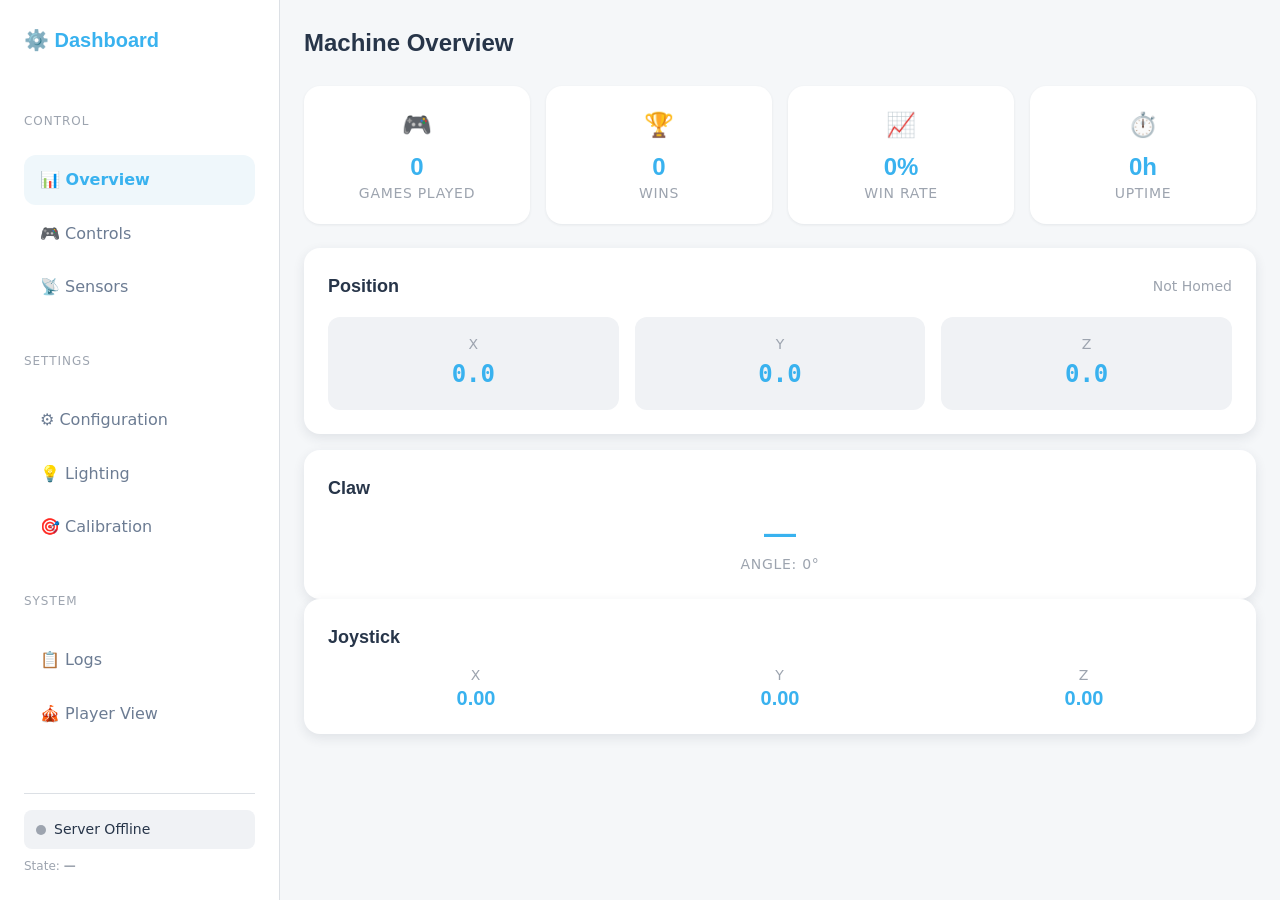
<file: frontend/dashboard.html>
<!DOCTYPE html>
<html lang="en">
<head>
    <meta charset="UTF-8">
    <meta name="viewport" content="width=device-width, initial-scale=1.0">
    <title>⚙️ Claw Machine — Dashboard</title>
    <meta name="description" content="Claw Machine Control Dashboard — Admin & Diagnostics">
    <link rel="stylesheet" href="css/design-system.css">
    <style>
        body {
            background: var(--clr-bg);
            min-height: 100vh;
        }

        .dashboard {
            display: grid;
            grid-template-columns: 280px 1fr;
            min-height: 100vh;
        }

        /* Sidebar */
        .sidebar {
            background: var(--clr-surface);
            border-right: 1px solid var(--clr-border);
            padding: var(--sp-6);
            display: flex;
            flex-direction: column;
            gap: var(--sp-6);
        }

        .sidebar-brand {
            font-family: var(--font-display);
            font-size: var(--fs-xl);
            font-weight: 700;
            color: var(--clr-primary);
            margin-bottom: var(--sp-4);
        }

        .sidebar-nav {
            list-style: none;
            display: flex;
            flex-direction: column;
            gap: var(--sp-1);
        }

        .sidebar-link {
            display: flex;
            align-items: center;
            gap: var(--sp-3);
            padding: var(--sp-3) var(--sp-4);
            color: var(--clr-text-light);
            text-decoration: none;
            border-radius: var(--radius-md);
            font-weight: var(--fw-medium);
            transition: all var(--duration-fast) var(--ease-out);
            cursor: pointer;
        }

        .sidebar-link:hover { background: var(--clr-primary-bg); color: var(--clr-primary); }
        .sidebar-link.active { background: var(--clr-primary-bg); color: var(--clr-primary); font-weight: var(--fw-semibold); }

        .sidebar-section {
            font-size: var(--fs-xs);
            color: var(--clr-text-muted);
            text-transform: uppercase;
            letter-spacing: 0.08em;
            margin-top: var(--sp-4);
        }

        /* Connection status in sidebar */
        .sidebar-status {
            margin-top: auto;
            padding-top: var(--sp-4);
            border-top: 1px solid var(--clr-border);
        }

        /* Main content area */
        .main-content {
            padding: var(--sp-6);
            overflow-y: auto;
        }

        .page-header {
            display: flex;
            justify-content: space-between;
            align-items: center;
            margin-bottom: var(--sp-6);
        }

        .page-title {
            font-family: var(--font-display);
            font-size: var(--fs-2xl);
            font-weight: var(--fw-bold);
        }

        /* Dashboard panels */
        .panel { display: none; }
        .panel.active { display: block; animation: fade-in 0.3s var(--ease-out); }

        /* Stats grid */
        .stats-row {
            display: grid;
            grid-template-columns: repeat(auto-fit, minmax(180px, 1fr));
            gap: var(--sp-4);
            margin-bottom: var(--sp-6);
        }

        .stat-card {
            background: var(--clr-surface);
            border-radius: var(--radius-lg);
            padding: var(--sp-5);
            box-shadow: var(--shadow-sm);
            text-align: center;
        }

        .stat-card .stat-icon {
            font-size: var(--fs-2xl);
            margin-bottom: var(--sp-2);
        }

        .stat-card .stat-value {
            font-size: var(--fs-2xl);
        }

        /* Position display */
        .position-display {
            display: grid;
            grid-template-columns: repeat(3, 1fr);
            gap: var(--sp-4);
        }

        .pos-axis {
            text-align: center;
            padding: var(--sp-4);
            background: var(--clr-surface-alt);
            border-radius: var(--radius-md);
        }

        .pos-label {
            font-size: var(--fs-sm);
            color: var(--clr-text-muted);
            text-transform: uppercase;
        }

        .pos-value {
            font-family: var(--font-mono);
            font-size: var(--fs-2xl);
            font-weight: var(--fw-bold);
            color: var(--clr-primary);
        }

        /* Control buttons grid */
        .controls-grid {
            display: grid;
            grid-template-columns: repeat(auto-fit, minmax(140px, 1fr));
            gap: var(--sp-3);
        }

        .controls-group {
            margin-bottom: var(--sp-6);
        }

        .controls-group-title {
            font-family: var(--font-display);
            font-size: var(--fs-lg);
            font-weight: var(--fw-semibold);
            margin-bottom: var(--sp-3);
            color: var(--clr-text);
            display: flex;
            align-items: center;
            gap: var(--sp-2);
        }

        /* Sensor indicators grid */
        .sensors-grid {
            display: grid;
            grid-template-columns: repeat(auto-fit, minmax(160px, 1fr));
            gap: var(--sp-3);
        }

        .sensor-card {
            display: flex;
            align-items: center;
            gap: var(--sp-3);
            padding: var(--sp-3) var(--sp-4);
            background: var(--clr-surface);
            border-radius: var(--radius-md);
            box-shadow: var(--shadow-sm);
        }

        .sensor-card .sensor-dot {
            width: 14px;
            height: 14px;
        }

        /* Jog buttons */
        .jog-pad {
            display: grid;
            grid-template-columns: 1fr 1fr 1fr;
            grid-template-rows: 1fr 1fr 1fr;
            gap: var(--sp-2);
            max-width: 250px;
        }

        .jog-btn {
            min-height: 60px;
            touch-action: none;
            user-select: none;
            -webkit-touch-callout: none;
            -webkit-user-select: none;
            font-size: var(--fs-xl);
            transition: all 80ms ease-out;
            position: relative;
        }

        .jog-btn:active,
        .jog-btn.jog-active {
            background: var(--clr-primary) !important;
            color: white !important;
            border-color: var(--clr-primary-dark) !important;
            box-shadow: inset 0 2px 6px hsla(0, 0%, 0%, 0.2),
                        0 0 12px hsla(200, 85%, 58%, 0.4);
            transform: scale(0.94);
        }

        .jog-btn.center {
            background: var(--clr-surface-alt);
            color: var(--clr-text-muted);
            border: 2px solid var(--clr-border);
        }

        .jog-btn.center:active {
            background: var(--clr-danger) !important;
            color: white !important;
            border-color: hsl(0, 75%, 45%) !important;
            box-shadow: inset 0 2px 6px hsla(0, 0%, 0%, 0.2),
                        0 0 12px hsla(0, 75%, 55%, 0.4);
        }

        /* Config form */
        .config-form {
            display: grid;
            grid-template-columns: repeat(auto-fit, minmax(250px, 1fr));
            gap: var(--sp-4);
        }

        .form-group {
            display: flex;
            flex-direction: column;
            gap: var(--sp-1);
        }

        .form-label {
            font-size: var(--fs-sm);
            font-weight: var(--fw-medium);
            color: var(--clr-text-light);
        }

        .form-input {
            padding: var(--sp-3);
            border: 2px solid var(--clr-border);
            border-radius: var(--radius-md);
            font-family: var(--font-mono);
            font-size: var(--fs-base);
            transition: border-color var(--duration-fast);
        }

        .form-input:focus {
            outline: none;
            border-color: var(--clr-primary);
        }

        /* Logs */
        .log-container {
            background: hsl(220, 20%, 15%);
            color: hsl(140, 50%, 75%);
            font-family: var(--font-mono);
            font-size: var(--fs-sm);
            padding: var(--sp-4);
            border-radius: var(--radius-md);
            max-height: 400px;
            overflow-y: auto;
            line-height: 1.8;
        }

        .log-line { padding: var(--sp-1) 0; border-bottom: 1px solid hsla(0,0%,100%,0.05); }
        .log-time { color: hsl(200, 70%, 65%); }
        .log-error { color: hsl(0, 70%, 65%); }
        .log-warn { color: hsl(38, 80%, 65%); }
        .log-info { color: hsl(140, 50%, 65%); }

        /* Responsive */
        @media (max-width: 900px) {
            .dashboard {
                grid-template-columns: 1fr;
            }
            .sidebar {
                display: none;
            }
        }
    </style>
</head>
<body>
    <div class="dashboard">
        <!-- Sidebar -->
        <aside class="sidebar">
            <div class="sidebar-brand">⚙️ Dashboard</div>

            <div class="sidebar-section">Control</div>
            <ul class="sidebar-nav">
                <li><a class="sidebar-link active" data-panel="overview" onclick="showPanel('overview')">📊 Overview</a></li>
                <li><a class="sidebar-link" data-panel="controls" onclick="showPanel('controls')">🎮 Controls</a></li>
                <li><a class="sidebar-link" data-panel="sensors" onclick="showPanel('sensors')">📡 Sensors</a></li>
            </ul>

            <div class="sidebar-section">Settings</div>
            <ul class="sidebar-nav">
                <li><a class="sidebar-link" data-panel="config" onclick="showPanel('config')">⚙️ Configuration</a></li>
                <li><a class="sidebar-link" data-panel="lighting" onclick="showPanel('lighting')">💡 Lighting</a></li>
                <li><a class="sidebar-link" data-panel="calibration" onclick="showPanel('calibration')">🎯 Calibration</a></li>
            </ul>

            <div class="sidebar-section">System</div>
            <ul class="sidebar-nav">
                <li><a class="sidebar-link" data-panel="logs" onclick="showPanel('logs')">📋 Logs</a></li>
                <li><a class="sidebar-link" href="index.html">🎪 Player View</a></li>
            </ul>

            <div class="sidebar-status">
                <div class="sensor-indicator" id="sidebarStatus">
                    <span class="sensor-dot unknown" id="sidebarDot"></span>
                    <span id="sidebarStatusText">Disconnected</span>
                </div>
                <div style="margin-top: var(--sp-2); font-size: var(--fs-xs); color: var(--clr-text-muted);">
                    State: <strong id="sidebarState">—</strong>
                </div>
            </div>
        </aside>

        <!-- Main Content -->
        <main class="main-content">

            <!-- === OVERVIEW PANEL === -->
            <div class="panel active" id="panel-overview">
                <div class="page-header">
                    <h1 class="page-title">Machine Overview</h1>
                    <div id="overviewState"></div>
                </div>

                <div class="stats-row">
                    <div class="stat-card">
                        <div class="stat-icon">🎮</div>
                        <div class="stat-value" id="statGames">0</div>
                        <div class="stat-label">Games Played</div>
                    </div>
                    <div class="stat-card">
                        <div class="stat-icon">🏆</div>
                        <div class="stat-value" id="statWins">0</div>
                        <div class="stat-label">Wins</div>
                    </div>
                    <div class="stat-card">
                        <div class="stat-icon">📈</div>
                        <div class="stat-value" id="statRate">0%</div>
                        <div class="stat-label">Win Rate</div>
                    </div>
                    <div class="stat-card">
                        <div class="stat-icon">⏱️</div>
                        <div class="stat-value" id="statUptime">0h</div>
                        <div class="stat-label">Uptime</div>
                    </div>
                </div>

                <div class="card" style="margin-bottom: var(--sp-4);">
                    <div class="card-header">
                        <span class="card-title">Position</span>
                        <span class="card-subtitle" id="posHomed">Not Homed</span>
                    </div>
                    <div class="position-display">
                        <div class="pos-axis"><div class="pos-label">X</div><div class="pos-value" id="posX">0.0</div></div>
                        <div class="pos-axis"><div class="pos-label">Y</div><div class="pos-value" id="posY">0.0</div></div>
                        <div class="pos-axis"><div class="pos-label">Z</div><div class="pos-value" id="posZ">0.0</div></div>
                    </div>
                </div>

                <div class="grid-2" style="gap: var(--sp-4);">
                    <div class="card">
                        <div class="card-title">Claw</div>
                        <div class="stat" style="margin-top: var(--sp-3);">
                            <div class="stat-value" id="clawState">—</div>
                            <div class="stat-label">Angle: <span id="clawAngle">0</span>°</div>
                        </div>
                    </div>
                    <div class="card">
                        <div class="card-title">Joystick</div>
                        <div style="display:grid; grid-template-columns: 1fr 1fr 1fr; gap:var(--sp-2); margin-top:var(--sp-3); text-align:center;">
                            <div><div class="stat-label">X</div><div class="stat-value" style="font-size:var(--fs-xl);" id="joyX">0.00</div></div>
                            <div><div class="stat-label">Y</div><div class="stat-value" style="font-size:var(--fs-xl);" id="joyY">0.00</div></div>
                            <div><div class="stat-label">Z</div><div class="stat-value" style="font-size:var(--fs-xl);" id="joyZ">0.00</div></div>
                        </div>
                    </div>
                </div>
            </div>

            <!-- === CONTROLS PANEL === -->
            <div class="panel" id="panel-controls">
                <div class="page-header">
                    <h1 class="page-title">Machine Controls</h1>
                </div>

                <div class="controls-group">
                    <div class="controls-group-title">🏠 Homing & Safety</div>
                    <div class="controls-grid">
                        <button class="btn btn-primary" onclick="sendCmd('home')">🏠 Home All</button>
                        <button class="btn btn-warning" onclick="sendCmd('stop')">⏹ Stop</button>
                        <button class="btn btn-danger btn-lg" onclick="sendCmd('estop')">🛑 E-STOP</button>
                        <button class="btn btn-ghost" onclick="sendCmd('reset')">🔄 Reset</button>
                    </div>
                </div>

                <div class="controls-group">
                    <div class="controls-group-title">🎮 Movement (XY)</div>
                    <div style="display:flex; gap:var(--sp-6); align-items:start;">
                        <div class="jog-pad">
                            <div></div>
                            <button class="btn btn-ghost jog-btn" oncontextmenu="return false;" onpointerdown="sendMove(0, -1, 0, event)" onpointerup="sendMove(0,0,0)" onpointerleave="sendMove(0,0,0)">⬆️</button>
                            <div></div>
                            <button class="btn btn-ghost jog-btn" oncontextmenu="return false;" onpointerdown="sendMove(-1, 0, 0, event)" onpointerup="sendMove(0,0,0)" onpointerleave="sendMove(0,0,0)">⬅️</button>
                            <button class="btn jog-btn center" oncontextmenu="return false;" onclick="sendCmd('stop')">⏹</button>
                            <button class="btn btn-ghost jog-btn" oncontextmenu="return false;" onpointerdown="sendMove(1, 0, 0, event)" onpointerup="sendMove(0,0,0)" onpointerleave="sendMove(0,0,0)">➡️</button>
                            <div></div>
                            <button class="btn btn-ghost jog-btn" oncontextmenu="return false;" onpointerdown="sendMove(0, 1, 0, event)" onpointerup="sendMove(0,0,0)" onpointerleave="sendMove(0,0,0)">⬇️</button>
                            <div></div>
                        </div>
                        <div style="display:flex;flex-direction:column;gap:var(--sp-2);">
                            <button class="btn btn-ghost jog-btn" oncontextmenu="return false;" onpointerdown="sendMove(0, 0, -1, event)" onpointerup="sendMove(0,0,0)" onpointerleave="sendMove(0,0,0)">⬆️ Z Up</button>
                            <button class="btn btn-ghost jog-btn" oncontextmenu="return false;" onpointerdown="sendMove(0, 0, 1, event)" onpointerup="sendMove(0,0,0)" onpointerleave="sendMove(0,0,0)">⬇️ Z Down</button>
                        </div>
                    </div>
                </div>

                <div class="controls-group">
                    <div class="controls-group-title">🦀 Claw</div>
                    <div class="controls-grid">
                        <button class="btn btn-success" onclick="sendCmd('claw_open')">Open Claw</button>
                        <button class="btn btn-warning" onclick="sendCmd('claw_close')">Close Claw</button>
                        <button class="btn btn-ghost" onclick="sendCmd('claw_partial')">Partial</button>
                    </div>
                </div>

                <div class="controls-group">
                    <div class="controls-group-title">⚡ Motors</div>
                    <div class="controls-grid">
                        <button id="btnEnableMotors" class="btn btn-success" onclick="sendCmd('enable_motors')">Enable Motors</button>
                        <button id="btnDisableMotors" class="btn btn-ghost" onclick="sendCmd('disable_motors')">Disable Motors</button>
                        <button class="btn btn-primary" onclick="sendCmd('maintenance', {enter:true})">Enter Maint.</button>
                        <button class="btn btn-ghost" onclick="sendCmd('maintenance', {enter:false})">Exit Maint.</button>
                    </div>
                </div>

                <div class="controls-group">
                    <div class="controls-group-title">🎮 Game</div>
                    <div class="controls-grid">
                        <button class="btn btn-success btn-lg" onclick="sendCmd('game_start', {player:'Player'})">▶️ Start Game</button>
                        <button class="btn btn-danger" onclick="sendCmd('game_stop')">⏹ Stop Game</button>
                        <button class="btn btn-warning" onclick="sendCmd('game_grab')">🎯 Grab!</button>
                    </div>
                </div>
            </div>

            <!-- === SENSORS PANEL === -->
            <div class="panel" id="panel-sensors">
                <div class="page-header">
                    <h1 class="page-title">Sensors & Diagnostics</h1>
                </div>

                <div class="sensors-grid" id="sensorGrid">
                    <div class="sensor-card" id="sensor-xhome">
                        <span class="sensor-dot unknown"></span>
                        <span>X Home</span>
                    </div>
                    <div class="sensor-card" id="sensor-yhome">
                        <span class="sensor-dot unknown"></span>
                        <span>Y Home</span>
                    </div>
                    <div class="sensor-card" id="sensor-ztop">
                        <span class="sensor-dot unknown"></span>
                        <span>Z Top</span>
                    </div>
                    <div class="sensor-card" id="sensor-zbottom">
                        <span class="sensor-dot unknown"></span>
                        <span>Z Bottom</span>
                    </div>
                    <div class="sensor-card" id="sensor-estop">
                        <span class="sensor-dot unknown"></span>
                        <span>E-Stop</span>
                    </div>
                    <div class="sensor-card" id="sensor-prize">
                        <span class="sensor-dot unknown"></span>
                        <span>Prize Beam</span>
                    </div>
                </div>

                <div class="card" style="margin-top: var(--sp-6);">
                    <div class="card-title">Raw Sensor Bitmask</div>
                    <div class="stat-value" style="font-family:var(--font-mono); margin-top:var(--sp-2);" id="sensorRaw">0b0000000</div>
                </div>
            </div>

            <!-- === CONFIG PANEL === -->
            <div class="panel" id="panel-config">
                <div class="page-header">
                    <h1 class="page-title">Configuration</h1>
                    <div style="display:flex;gap:var(--sp-2);">
                        <button class="btn btn-primary" onclick="saveConfig()">💾 Save to ESP</button>
                        <button class="btn btn-danger" onclick="resetConfig()">Reset Defaults</button>
                    </div>
                </div>
                <div class="card">
                    <p style="color:var(--clr-text-muted);">Configuration is managed via WebSocket commands. Use the Controls panel to interact with the machine, or send config commands via the browser console.</p>
                    <p style="margin-top:var(--sp-3); font-family:var(--font-mono); font-size:var(--fs-sm);">
                        ws.sendCommand('get_config')<br>
                        ws.sendCommand('set_config', { config: { ... } })
                    </p>
                </div>
            </div>

            <!-- === LIGHTING PANEL === -->
            <div class="panel" id="panel-lighting">
                <div class="page-header">
                    <h1 class="page-title">💡 Lighting Control</h1>
                </div>
                <div class="controls-grid">
                    <button class="btn btn-ghost" onclick="setScene('off')">⬛ Off</button>
                    <button class="btn btn-primary" onclick="setScene('idle')">💤 Idle</button>
                    <button class="btn btn-primary" onclick="setScene('ready')">✅ Ready</button>
                    <button class="btn btn-success" onclick="setScene('playing')">🎮 Playing</button>
                    <button class="btn btn-warning" onclick="setScene('win')">🏆 Win</button>
                    <button class="btn btn-ghost" onclick="setScene('loss')">😔 Loss</button>
                    <button class="btn btn-primary" onclick="setScene('rainbow')">🌈 Rainbow</button>
                    <button class="btn btn-primary" onclick="setScene('breathing')">🫁 Breathing</button>
                    <button class="btn btn-primary" onclick="setScene('chase')">🏃 Chase</button>
                    <button class="btn btn-danger" onclick="setScene('emergency_stop')">🛑 E-Stop</button>
                    <button class="btn btn-ghost" onclick="setScene('maintenance')">🔧 Maint.</button>
                </div>
                <div class="card" style="margin-top:var(--sp-6);">
                    <div class="card-title">Brightness</div>
                    <input type="range" min="0" max="255" value="128" id="brightnessSlider"
                           oninput="setBrightness(this.value)"
                           style="width:100%; margin-top:var(--sp-3);">
                    <div style="text-align:center; margin-top:var(--sp-2); font-family:var(--font-mono);" id="brightnessValue">128</div>
                </div>
            </div>

            <!-- === CALIBRATION PANEL === -->
            <div class="panel" id="panel-calibration">
                <div class="page-header">
                    <h1 class="page-title">🎯 Calibration</h1>
                </div>
                <div class="controls-group">
                    <div class="controls-group-title">Joystick</div>
                    <div class="controls-grid">
                        <button class="btn btn-primary" onclick="sendCmd('joy_cal_center')">Center</button>
                        <button class="btn btn-success" onclick="sendCmd('joy_cal_range_start')">Start Range Cal</button>
                        <button class="btn btn-warning" onclick="sendCmd('joy_cal_range_stop')">Stop Range Cal</button>
                    </div>
                </div>
                <div class="controls-group">
                    <div class="controls-group-title">Position</div>
                    <div class="controls-grid">
                        <button class="btn btn-ghost" onclick="sendCmd('set_position', {x:0, y:0, z:0})">Set Home (0,0,0)</button>
                    </div>
                </div>
            </div>

            <!-- === LOGS PANEL === -->
            <div class="panel" id="panel-logs">
                <div class="page-header">
                    <h1 class="page-title">📋 System Logs</h1>
                    <button class="btn btn-ghost" onclick="sendCmd('get_logs')">🔄 Refresh Logs</button>
                </div>
                <div class="log-container" id="logContainer">
                    <div class="log-line log-info">Waiting for logs...</div>
                </div>
            </div>

        </main>
    </div>

    <script type="module">
        import { WebSocketClient } from './js/websocket-client.js';
        import { StateManager } from './js/state-manager.js';

        const ws = new WebSocketClient();
        const state = new StateManager();

        // Make ws globally accessible for button onclick handlers
        window.ws = ws;

        // Panel navigation
        window.showPanel = function(name) {
            document.querySelectorAll('.panel').forEach(p => p.classList.remove('active'));
            document.querySelectorAll('.sidebar-link').forEach(l => l.classList.remove('active'));
            const panel = document.getElementById(`panel-${name}`);
            if (panel) panel.classList.add('active');
            const link = document.querySelector(`.sidebar-link[data-panel="${name}"]`);
            if (link) link.classList.add('active');
        };

        // Command helpers
        window.sendCmd = function(type, params = {}) {
            ws.sendCommand(type, params);
        };

        // Continuous movement with visual feedback and periodic re-send
        let _moveInterval = null;
        let _activeJogBtn = null;

        window.sendMove = function(x, y, z, evt) {
            const isStop = (x === 0 && y === 0 && z === 0);

            // Clear any existing resend interval
            if (_moveInterval) {
                clearInterval(_moveInterval);
                _moveInterval = null;
            }

            // Remove active class from previous button
            if (_activeJogBtn) {
                _activeJogBtn.classList.remove('jog-active');
                _activeJogBtn = null;
            }

            // Send the command
            ws.sendCommand('move', { x, y, z });

            if (!isStop) {
                // Track active button for visual feedback
                if (evt && evt.currentTarget) {
                    _activeJogBtn = evt.currentTarget;
                    _activeJogBtn.classList.add('jog-active');
                }

                // Re-send periodically to handle dropped WebSocket messages
                _moveInterval = setInterval(() => {
                    ws.sendCommand('move', { x, y, z });
                }, 150);
            }
        };

        window.sendJog = function(dx, dy, dz) {
            ws.sendCommand('move_rel', { dx, dy, dz });
        };

        window.setScene = function(scene) {
            ws.sendCommand('led_scene', { scene });
        };

        window.setBrightness = function(val) {
            document.getElementById('brightnessValue').textContent = val;
            ws.sendCommand('led_bright', { brightness: parseInt(val) });
        };

        window.saveConfig = function() {
            ws.sendCommand('save_config');
        };

        window.resetConfig = function() {
            if (confirm('Reset all settings to factory defaults?')) {
                ws.sendCommand('reset_config');
            }
        };

        // Claw state strings
        const clawStates = ['UNKNOWN', 'OPEN', 'CLOSED', 'PARTIAL', 'MOVING'];

        // Telemetry handler
        ws.on('telemetry', (data) => {
            state.updateFromTelemetry(data);

            // Update overview stats
            document.getElementById('statGames').textContent = data.games_played || 0;
            document.getElementById('statWins').textContent = data.games_won || 0;
            document.getElementById('statRate').textContent = state.winRate + '%';
            document.getElementById('statUptime').textContent = state.uptimeFormatted;

            // Position
            document.getElementById('posX').textContent = (data.x || 0).toFixed(1);
            document.getElementById('posY').textContent = (data.y || 0).toFixed(1);
            document.getElementById('posZ').textContent = (data.z || 0).toFixed(1);
            document.getElementById('posHomed').textContent = data.homed ? '✅ Homed' : '⚠️ Not Homed';

            // Claw
            document.getElementById('clawState').textContent = clawStates[data.claw] || 'UNKNOWN';
            document.getElementById('clawAngle').textContent = data.claw_angle || 0;

            // Joystick
            document.getElementById('joyX').textContent = (data.joy_x || 0).toFixed(2);
            document.getElementById('joyY').textContent = (data.joy_y || 0).toFixed(2);
            document.getElementById('joyZ').textContent = (data.joy_z || 0).toFixed(2);

            // Sensors
            const sensors = data.sensors || 0;
            document.getElementById('sensorRaw').textContent = '0b' + sensors.toString(2).padStart(7, '0');
            updateSensorDot('sensor-xhome', sensors & 1);
            updateSensorDot('sensor-yhome', sensors & 2);
            updateSensorDot('sensor-ztop', sensors & 4);
            updateSensorDot('sensor-zbottom', sensors & 8);
            updateSensorDot('sensor-estop', sensors & 16);
            updateSensorDot('sensor-prize', sensors & 32);

            // Sidebar
            document.getElementById('sidebarState').textContent = data.state || '—';

            // Motor buttons
            const btnEnable = document.getElementById('btnEnableMotors');
            const btnDisable = document.getElementById('btnDisableMotors');
            if (btnEnable && btnDisable) {
                if (data.motors_on) {
                    btnEnable.className = 'btn btn-success';
                    btnDisable.className = 'btn btn-ghost';
                } else {
                    btnEnable.className = 'btn btn-ghost';
                    btnDisable.className = 'btn btn-danger';
                }
            }
        });

        let backendConnected = false;
        let espConnected = false;

        function updateSidebarConnection() {
            const dot = document.getElementById('sidebarDot');
            const text = document.getElementById('sidebarStatusText');
            
            if (!backendConnected) {
                dot.className = 'sensor-dot unknown';
                text.textContent = 'Server Offline';
            } else if (!espConnected) {
                dot.className = 'sensor-dot unknown';
                text.textContent = 'ESP Disconnected';
            } else {
                dot.className = 'sensor-dot ok';
                text.textContent = 'Connected';
            }
        }

        ws.on('connection', ({ connected }) => {
            backendConnected = connected;
            if (!connected) espConnected = false;
            updateSidebarConnection();
        });

        ws.on('heartbeat_ack', (data) => {
            if (espConnected !== data.esp_connected) {
                espConnected = data.esp_connected;
                updateSidebarConnection();
            }
        });

        // Log handler
        ws.on('log', (data) => {
            const container = document.getElementById('logContainer');
            container.innerHTML = '';
            (data.entries || []).forEach(entry => {
                const levelClass = entry.l >= 4 ? 'log-error' : entry.l >= 3 ? 'log-warn' : 'log-info';
                const div = document.createElement('div');
                div.className = `log-line ${levelClass}`;
                div.innerHTML = `<span class="log-time">[${entry.t}]</span> <strong>[${entry.m}]</strong> ${entry.msg}`;
                container.appendChild(div);
            });
            container.scrollTop = container.scrollHeight;
        });

        function updateSensorDot(id, triggered) {
            const card = document.getElementById(id);
            if (!card) return;
            const dot = card.querySelector('.sensor-dot');
            dot.className = `sensor-dot ${triggered ? 'triggered' : 'ok'}`;
        }

        // Connect
        ws.connect();
    </script>
</body>
</html>
</file>
<file: frontend/css/design-system.css>
/* ============================================================
   Design System — Claw Machine UI
   Light blue primary, modern, playful, tablet-optimized
   ============================================================ */

:root {
    /* === Color Palette === */
    --clr-primary:       hsl(200, 85%, 58%);
    --clr-primary-light: hsl(200, 90%, 72%);
    --clr-primary-dark:  hsl(200, 80%, 42%);
    --clr-primary-bg:    hsl(200, 60%, 96%);

    --clr-accent:        hsl(38, 95%, 58%);
    --clr-accent-light:  hsl(38, 100%, 72%);

    --clr-success:       hsl(145, 65%, 48%);
    --clr-warning:       hsl(38, 90%, 55%);
    --clr-danger:        hsl(0, 75%, 55%);

    --clr-bg:            hsl(210, 25%, 97%);
    --clr-surface:       hsl(0, 0%, 100%);
    --clr-surface-alt:   hsl(210, 20%, 95%);
    --clr-text:          hsl(215, 30%, 22%);
    --clr-text-light:    hsl(215, 15%, 50%);
    --clr-text-muted:    hsl(215, 10%, 65%);
    --clr-border:        hsl(210, 15%, 88%);

    --clr-win:           hsl(50, 100%, 50%);
    --clr-lose:          hsl(215, 25%, 60%);

    /* === Typography === */
    --font-primary:  'Inter', 'Segoe UI', system-ui, sans-serif;
    --font-display:  'Outfit', 'Inter', sans-serif;
    --font-mono:     'JetBrains Mono', 'Fira Code', monospace;

    --fs-xs:    0.75rem;
    --fs-sm:    0.875rem;
    --fs-base:  1rem;
    --fs-lg:    1.125rem;
    --fs-xl:    1.25rem;
    --fs-2xl:   1.5rem;
    --fs-3xl:   2rem;
    --fs-4xl:   2.5rem;
    --fs-5xl:   3.5rem;

    --fw-normal:  400;
    --fw-medium:  500;
    --fw-semibold:600;
    --fw-bold:    700;

    /* === Spacing === */
    --sp-1:  0.25rem;
    --sp-2:  0.5rem;
    --sp-3:  0.75rem;
    --sp-4:  1rem;
    --sp-5:  1.25rem;
    --sp-6:  1.5rem;
    --sp-8:  2rem;
    --sp-10: 2.5rem;
    --sp-12: 3rem;
    --sp-16: 4rem;

    /* === Borders & Radius === */
    --radius-sm:  0.5rem;
    --radius-md:  0.75rem;
    --radius-lg:  1rem;
    --radius-xl:  1.5rem;
    --radius-full:9999px;

    /* === Shadows === */
    --shadow-sm:  0 1px 3px hsla(215, 30%, 20%, 0.08);
    --shadow-md:  0 4px 12px hsla(215, 30%, 20%, 0.1);
    --shadow-lg:  0 8px 24px hsla(215, 30%, 20%, 0.12);
    --shadow-xl:  0 16px 48px hsla(215, 30%, 20%, 0.15);
    --shadow-glow:0 0 20px hsla(200, 85%, 58%, 0.3);

    /* === Transitions === */
    --ease-out:  cubic-bezier(0.16, 1, 0.3, 1);
    --ease-in:   cubic-bezier(0.55, 0.06, 0.68, 0.19);
    --ease-bounce:cubic-bezier(0.34, 1.56, 0.64, 1);
    --duration-fast:   150ms;
    --duration-normal: 250ms;
    --duration-slow:   400ms;
}

/* === Reset === */
*, *::before, *::after {
    box-sizing: border-box;
    margin: 0;
    padding: 0;
}

html {
    font-size: 16px;
    -webkit-text-size-adjust: 100%;
    scroll-behavior: smooth;
}

body {
    font-family: var(--font-primary);
    font-size: var(--fs-base);
    color: var(--clr-text);
    background: var(--clr-bg);
    line-height: 1.6;
    -webkit-font-smoothing: antialiased;
    -moz-osx-font-smoothing: grayscale;
    overflow-x: hidden;
}

/* === Utility Classes === */
.container {
    width: 100%;
    max-width: 1200px;
    margin: 0 auto;
    padding: 0 var(--sp-4);
}

.sr-only {
    position: absolute;
    width: 1px;
    height: 1px;
    padding: 0;
    margin: -1px;
    overflow: hidden;
    clip: rect(0, 0, 0, 0);
    white-space: nowrap;
    border: 0;
}

/* === Card === */
.card {
    background: var(--clr-surface);
    border-radius: var(--radius-lg);
    box-shadow: var(--shadow-md);
    padding: var(--sp-6);
    transition: box-shadow var(--duration-normal) var(--ease-out),
                transform var(--duration-normal) var(--ease-out);
}

.card:hover {
    box-shadow: var(--shadow-lg);
}

.card-header {
    display: flex;
    align-items: center;
    justify-content: space-between;
    margin-bottom: var(--sp-4);
}

.card-title {
    font-family: var(--font-display);
    font-size: var(--fs-lg);
    font-weight: var(--fw-semibold);
    color: var(--clr-text);
}

.card-subtitle {
    font-size: var(--fs-sm);
    color: var(--clr-text-muted);
}

/* === Buttons === */
.btn {
    display: inline-flex;
    align-items: center;
    justify-content: center;
    gap: var(--sp-2);
    padding: var(--sp-3) var(--sp-6);
    font-family: var(--font-primary);
    font-size: var(--fs-base);
    font-weight: var(--fw-semibold);
    border: none;
    border-radius: var(--radius-md);
    cursor: pointer;
    transition: all var(--duration-fast) var(--ease-out);
    user-select: none;
    -webkit-tap-highlight-color: transparent;
    min-height: 48px;  /* Touch-friendly */
    min-width: 48px;
}

.btn:active {
    transform: scale(0.96);
}

.btn-primary {
    background: linear-gradient(135deg, var(--clr-primary), var(--clr-primary-dark));
    color: white;
    box-shadow: 0 4px 12px hsla(200, 85%, 45%, 0.35);
}

.btn-primary:hover {
    box-shadow: 0 6px 20px hsla(200, 85%, 45%, 0.45);
    transform: translateY(-1px);
}

.btn-success {
    background: linear-gradient(135deg, var(--clr-success), hsl(145, 65%, 38%));
    color: white;
    box-shadow: 0 4px 12px hsla(145, 65%, 40%, 0.3);
}

.btn-danger {
    background: linear-gradient(135deg, var(--clr-danger), hsl(0, 75%, 45%));
    color: white;
    box-shadow: 0 4px 12px hsla(0, 75%, 45%, 0.3);
}

.btn-warning {
    background: linear-gradient(135deg, var(--clr-warning), hsl(38, 90%, 45%));
    color: white;
}

.btn-ghost {
    background: transparent;
    color: var(--clr-primary);
    border: 2px solid var(--clr-primary);
}

.btn-ghost:hover {
    background: var(--clr-primary);
    color: white;
}

.btn-lg {
    padding: var(--sp-4) var(--sp-8);
    font-size: var(--fs-xl);
    min-height: 56px;
    border-radius: var(--radius-lg);
}

.btn-xl {
    padding: var(--sp-6) var(--sp-12);
    font-size: var(--fs-2xl);
    min-height: 72px;
    border-radius: var(--radius-xl);
}

.btn:disabled {
    opacity: 0.5;
    cursor: not-allowed;
    transform: none !important;
}

/* === Status Badge === */
.badge {
    display: inline-flex;
    align-items: center;
    gap: var(--sp-1);
    padding: var(--sp-1) var(--sp-3);
    font-size: var(--fs-xs);
    font-weight: var(--fw-semibold);
    text-transform: uppercase;
    letter-spacing: 0.05em;
    border-radius: var(--radius-full);
}

.badge-dot {
    width: 8px;
    height: 8px;
    border-radius: 50%;
    animation: pulse-dot 2s ease-in-out infinite;
}

.badge-success { background: hsla(145, 65%, 48%, 0.12); color: var(--clr-success); }
.badge-success .badge-dot { background: var(--clr-success); }

.badge-warning { background: hsla(38, 90%, 55%, 0.12); color: var(--clr-warning); }
.badge-warning .badge-dot { background: var(--clr-warning); }

.badge-danger { background: hsla(0, 75%, 55%, 0.12); color: var(--clr-danger); }
.badge-danger .badge-dot { background: var(--clr-danger); }

.badge-info { background: hsla(200, 85%, 58%, 0.12); color: var(--clr-primary); }
.badge-info .badge-dot { background: var(--clr-primary); }

/* === Stat Display === */
.stat {
    text-align: center;
}

.stat-value {
    font-family: var(--font-display);
    font-size: var(--fs-3xl);
    font-weight: var(--fw-bold);
    color: var(--clr-primary);
    line-height: 1.2;
}

.stat-label {
    font-size: var(--fs-sm);
    color: var(--clr-text-muted);
    text-transform: uppercase;
    letter-spacing: 0.05em;
}

/* === Progress Bar === */
.progress {
    width: 100%;
    height: 8px;
    background: var(--clr-surface-alt);
    border-radius: var(--radius-full);
    overflow: hidden;
}

.progress-bar {
    height: 100%;
    background: linear-gradient(90deg, var(--clr-primary), var(--clr-primary-light));
    border-radius: var(--radius-full);
    transition: width var(--duration-normal) var(--ease-out);
}

/* === Grid Layout === */
.grid {
    display: grid;
    gap: var(--sp-4);
}

.grid-2 { grid-template-columns: repeat(2, 1fr); }
.grid-3 { grid-template-columns: repeat(3, 1fr); }
.grid-4 { grid-template-columns: repeat(4, 1fr); }

@media (max-width: 768px) {
    .grid-3, .grid-4 { grid-template-columns: repeat(2, 1fr); }
}

@media (max-width: 480px) {
    .grid-2, .grid-3, .grid-4 { grid-template-columns: 1fr; }
}

/* === Navigation === */
.nav {
    display: flex;
    align-items: center;
    justify-content: space-between;
    padding: var(--sp-3) var(--sp-6);
    background: var(--clr-surface);
    box-shadow: var(--shadow-sm);
    position: sticky;
    top: 0;
    z-index: 100;
}

.nav-brand {
    display: flex;
    align-items: center;
    gap: var(--sp-3);
    font-family: var(--font-display);
    font-size: var(--fs-xl);
    font-weight: var(--fw-bold);
    color: var(--clr-primary);
    text-decoration: none;
}

.nav-brand span {
    font-size: var(--fs-2xl);
}

.nav-links {
    display: flex;
    gap: var(--sp-2);
    list-style: none;
}

.nav-link {
    padding: var(--sp-2) var(--sp-4);
    font-weight: var(--fw-medium);
    color: var(--clr-text-light);
    text-decoration: none;
    border-radius: var(--radius-md);
    transition: all var(--duration-fast) var(--ease-out);
}

.nav-link:hover, .nav-link.active {
    color: var(--clr-primary);
    background: var(--clr-primary-bg);
}

.nav-status {
    display: flex;
    align-items: center;
    gap: var(--sp-3);
}

/* === Sensor Status Indicator === */
.sensor-indicator {
    display: flex;
    align-items: center;
    gap: var(--sp-2);
    padding: var(--sp-2) var(--sp-3);
    background: var(--clr-surface-alt);
    border-radius: var(--radius-sm);
    font-size: var(--fs-sm);
}

.sensor-dot {
    width: 10px;
    height: 10px;
    border-radius: 50%;
    transition: background var(--duration-fast);
}

.sensor-dot.ok { background: var(--clr-success); }
.sensor-dot.triggered { background: var(--clr-danger); animation: pulse-dot 0.5s infinite; }
.sensor-dot.unknown { background: var(--clr-text-muted); }

/* === Animations === */
@keyframes pulse-dot {
    0%, 100% { opacity: 1; }
    50% { opacity: 0.4; }
}

@keyframes slide-up {
    from { transform: translateY(20px); opacity: 0; }
    to { transform: translateY(0); opacity: 1; }
}

@keyframes fade-in {
    from { opacity: 0; }
    to { opacity: 1; }
}

@keyframes bounce-in {
    0% { transform: scale(0.3); opacity: 0; }
    50% { transform: scale(1.05); }
    70% { transform: scale(0.9); }
    100% { transform: scale(1); opacity: 1; }
}

@keyframes shake {
    0%, 100% { transform: translateX(0); }
    25% { transform: translateX(-5px); }
    75% { transform: translateX(5px); }
}

@keyframes glow-pulse {
    0%, 100% { box-shadow: var(--shadow-glow); }
    50% { box-shadow: 0 0 40px hsla(200, 85%, 58%, 0.5); }
}

.animate-slide-up { animation: slide-up 0.5s var(--ease-out) forwards; }
.animate-fade-in { animation: fade-in 0.3s var(--ease-out) forwards; }
.animate-bounce-in { animation: bounce-in 0.6s var(--ease-bounce) forwards; }
.animate-glow { animation: glow-pulse 2s ease-in-out infinite; }

/* === Google Fonts Import === */
@import url("./fonts.css");
</file>
